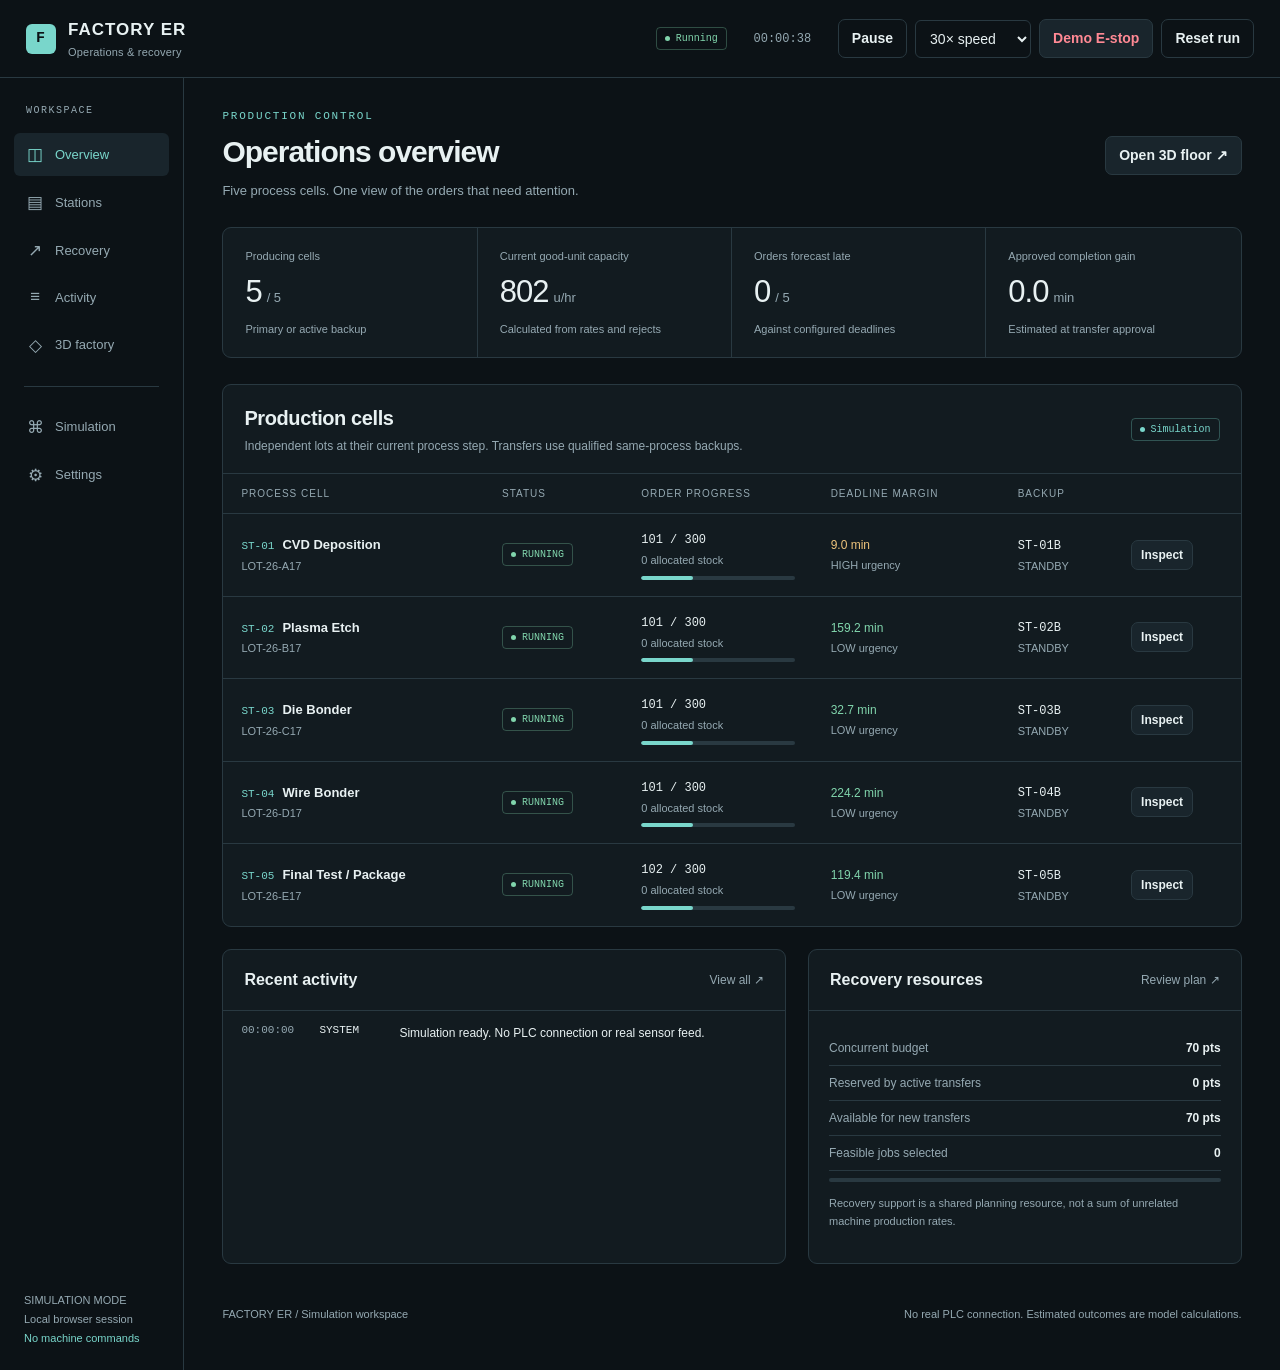
<file: index.html>
<!doctype html>
<html lang="en"><head><meta charset="utf-8"><meta name="viewport" content="width=device-width,initial-scale=1"><meta name="description" content="Factory ER production triage and recovery simulator"><title>Factory ER — Operations</title><link rel="icon" href="data:,"><link rel="stylesheet" href="assets/styles.css"></head>
<body data-page="dashboard"><header class="app-header" id="appHeader"></header><div class="shell"><nav class="sidebar" id="navigation" aria-label="Workspace"></nav><main class="main" id="mainContent">
<div id="attention" class="banner" hidden></div>
<section class="view" id="view-overview" aria-labelledby="heading-overview"><div class="page-heading"><div><div class="eyebrow">Production control</div><h1 id="heading-overview" tabindex="-1">Operations overview</h1><p>Five process cells. One view of the orders that need attention.</p></div><a class="button" href="3d-factory.html">Open 3D floor ↗</a></div><div id="overviewMetrics" class="kpi-grid"></div><div class="panel"><div class="panel-head"><div><h2>Production cells</h2><p>Independent lots at their current process step. Transfers use qualified same-process backups.</p></div><span class="chip cyan">Simulation</span></div><div id="overviewTable" class="table-wrap"></div></div><div class="split"><div class="panel"><div class="panel-head"><h3>Recent activity</h3><a class="small" href="#activity">View all ↗</a></div><div id="recentActivity"></div></div><div class="panel"><div class="panel-head"><h3>Recovery resources</h3><a class="small" href="#recovery">Review plan ↗</a></div><div class="panel-body" id="resourceSummary"></div></div></div></section>
<section class="view" id="view-stations" hidden><div class="page-heading"><div><div class="eyebrow">Local response</div><h1 id="heading-stations" tabindex="-1">Stations</h1><p>Order progress, process signals and the reason behind each Tier 1 action.</p></div></div><div id="stationGrid" class="station-grid"></div></section>
<section class="view" id="view-recovery" hidden><div class="page-heading"><div><div class="eyebrow">Tier 2 / Decision support</div><h1 id="heading-recovery" tabindex="-1">Recovery planning</h1><p>Compare repair and transfer, then allocate limited recovery support to feasible jobs.</p></div><a class="button" href="#simulation">Edit model inputs</a></div><div class="panel"><div class="panel-head"><h2>Shared recovery budget</h2><span class="chip cyan">Exact knapsack</span></div><div class="panel-body" id="optimizerSummary"></div><div class="table-wrap" id="optimizerTable"></div></div><div id="recoveryCards"></div></section>
<section class="view" id="view-activity" hidden><div class="page-heading"><div><div class="eyebrow">Audit trail</div><h1 id="heading-activity" tabindex="-1">Activity</h1><p>Simulated events, operator decisions and production milestones.</p></div><button data-action="clearlog">Clear log</button></div><div class="panel" id="activityLog"></div></section>
<section class="view" id="view-simulation" hidden><div class="page-heading"><div><div class="eyebrow">Scenario laboratory</div><h1 id="heading-simulation" tabindex="-1">Simulation inputs</h1><p>Change the order and capacity assumptions. Preview calculations before restarting the run.</p></div><span class="chip cyan" id="draftStatus">Saved configuration</span></div>
<div class="panel"><div class="panel-head"><div><h3>Run a scenario</h3><p>Inject into the current run, or load a preset to start a new run.</p></div></div><div class="panel-body"><div class="inline-actions"><label class="field">Station<select id="injectStation"></select></label><label class="field">Event<select id="eventKind"><option value="equipment">Equipment fault · high impact</option><option value="quality">Vision reject spike · low impact</option><option value="trend">Minor deviation · low impact</option></select></label><button class="primary" id="injectBtn">Inject event</button><button id="randomFaultBtn">Random available station</button></div><div class="scenario-row"><button class="tiny" data-preset="urgent-stop">Urgent stop</button><button class="tiny" data-preset="urgent-quality">Urgent quality</button><button class="tiny" data-preset="queue">Queue technician</button><button class="tiny" data-preset="trend">Log a trend</button><button class="tiny" data-preset="competing">Competing recoveries</button></div><p class="subtle-note">Presets restart all orders and set deadlines that produce the selected case. Urgency is always calculated, never randomly assigned.</p></div></div>
<div class="editor-layout"><form id="simulationForm" class="panel" novalidate><div class="panel-head"><h2>Model configuration</h2><span class="small">Persists in this browser</span></div><div class="panel-body"><div class="field-grid"><label class="field">Recovery capacity (points)<input name="capacity" type="number" min="0" max="1000" step="1" required><small>Concurrent support budget for transferred lots.</small></label><label class="field">Urgency margin (minutes)<input name="urgencyMargin" type="number" min="0" max="1440" required><small>High urgency when finish slack is at or below this.</small></label><label class="field check"><input name="autoDetect" type="checkbox">Detect threshold crossings</label></div><div class="editor-tabs" id="editorTabs" aria-label="Configure station"></div><div id="stationFields"></div><div id="formErrors" class="banner error" role="alert" hidden></div><div class="form-actions"><button type="button" id="restoreDefaults" class="quiet">Load default inputs</button><button type="submit" class="primary">Apply inputs & restart</button></div><p class="subtle-note">Applying inputs clears all faults, transfers and run progress, then starts from your completed quantities. Unsaved edits do not change the active simulation.</p></div></form><aside class="forecast panel"><div class="panel-head"><h3>Calculation preview</h3></div><div class="panel-body" id="calculationPreview"></div></aside></div></section>
<section class="view" id="view-settings" hidden><div class="page-heading"><div><div class="eyebrow">Preferences & model</div><h1 id="heading-settings" tabindex="-1">Settings</h1><p>Appearance preferences stay in this browser.</p></div></div><div class="settings-grid"><div class="panel"><div class="panel-head"><h3>Display</h3></div><div class="panel-body"><label class="field">Dashboard theme<select id="themeSelect"><option value="aqua">Aqua Command</option><option value="cyber">Cyber Violet</option><option value="matrix">Matrix Green</option><option value="signal">Signal White + Red</option><option value="foundry">Amber Foundry</option><option value="blueprint">Blueprint Blue</option><option value="night">Night Shift</option><option value="graphite">Graphite Lime</option><option value="orchid">Orchid Circuit</option></select></label><label class="field section-gap">Detail level<select id="detailSelect"><option value="complete">Complete</option><option value="simple">Simple</option></select></label></div></div><div class="panel"><div class="panel-head"><h3>What this model does</h3></div><div class="panel-body stack"><p>Tier 1 follows the urgency × impact policy. Tier 2 uses the reference's branch-and-bound knapsack method to allocate recovery support.</p><p>This is a deterministic simulator, not a trained AI model or an OR-Tools runtime. Signals are generated; operator actions issue no physical PLC commands.</p><p>Both pages share state in the same browser and origin. Different devices run independent simulations. Runtime advances while a page is open.</p></div></div></div></section>
<footer class="footnote"><span>FACTORY ER / Simulation workspace</span><span>No real PLC connection. Estimated outcomes are model calculations.</span></footer></main></div>
<dialog id="inspectDialog"><header><div><div class="eyebrow" id="inspectCode"></div><h2 id="inspectTitle"></h2></div><button id="closeInspect" aria-label="Close station details">Close</button></header><div class="dialog-body" id="inspectBody"></div></dialog>
<div id="toast" role="status" hidden></div><script src="assets/engine.js"></script><script src="assets/store.js"></script><script src="assets/common.js"></script><script src="assets/dashboard.js"></script></body></html>
</file>
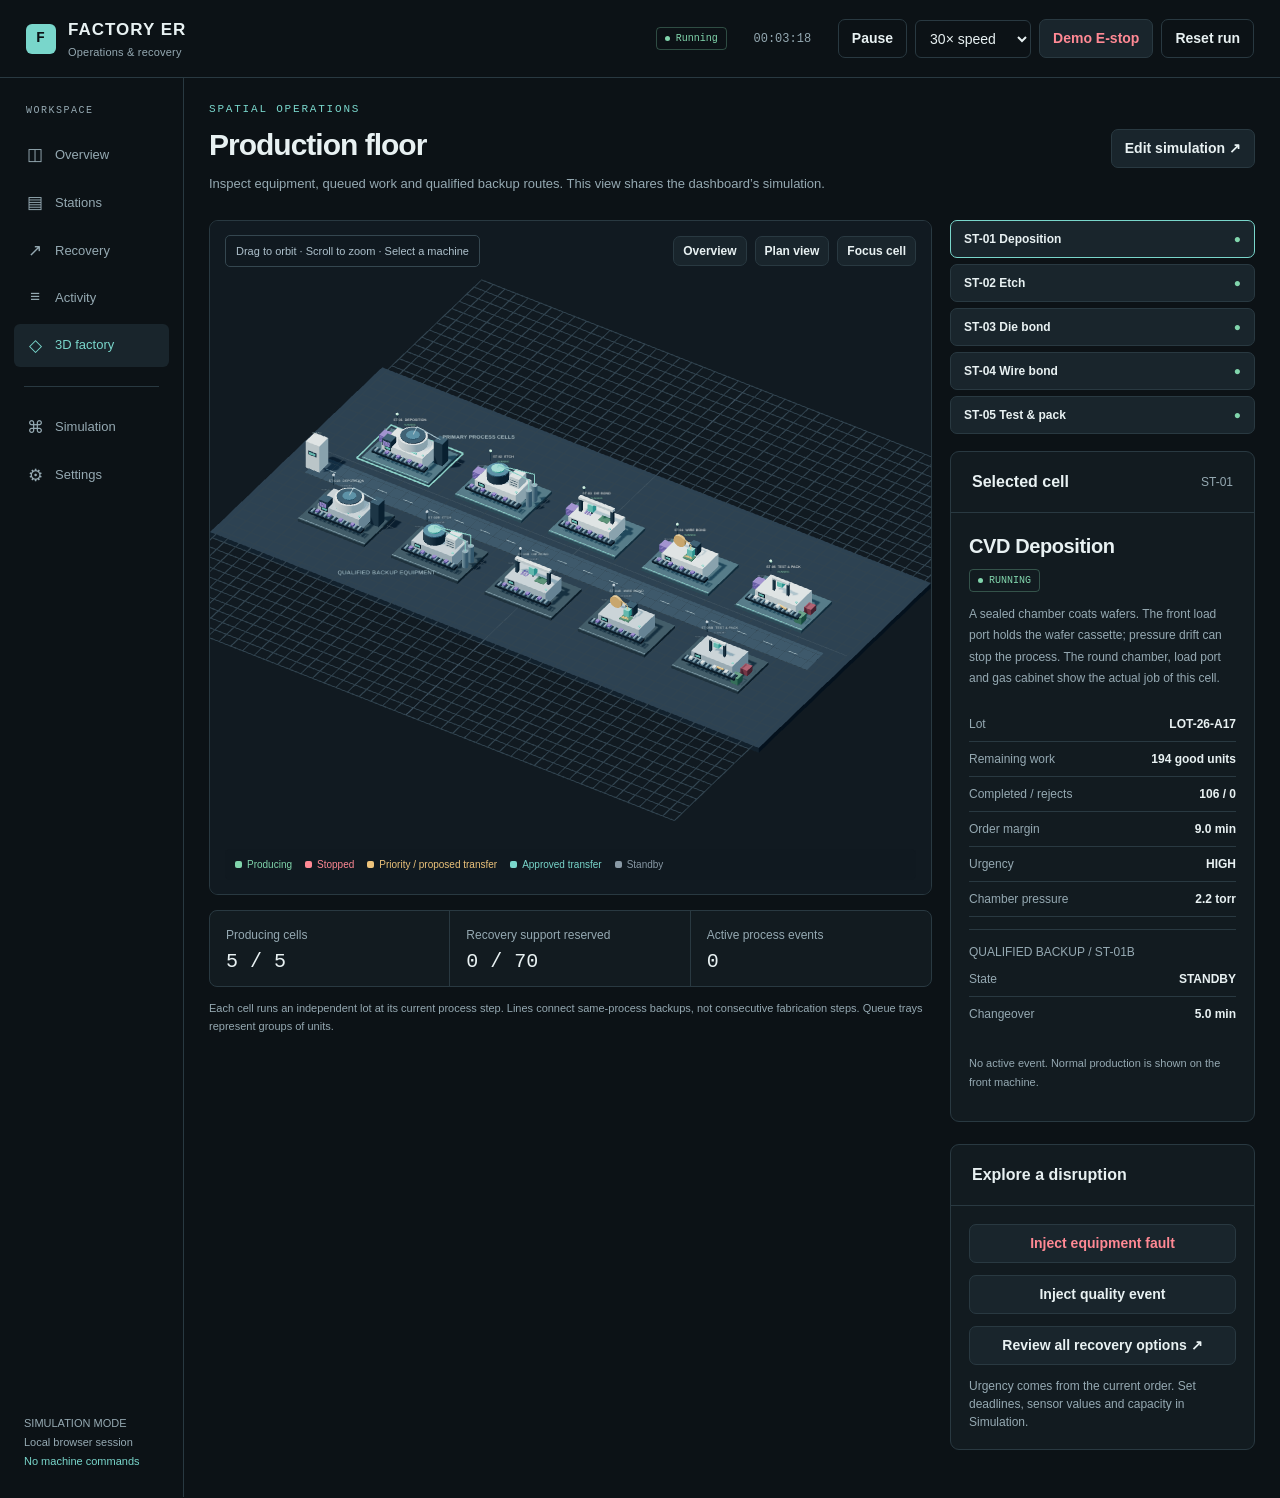
<file: 3d-factory.html>
<!doctype html>
<html lang="en"><head><meta charset="utf-8"><meta name="viewport" content="width=device-width,initial-scale=1"><title>Factory ER — 3D Production Floor</title><link rel="icon" href="data:,"><link rel="stylesheet" href="assets/styles.css"><script type="importmap">{"imports":{"three":"./assets/vendor/three.module.js"}}</script></head>
<body data-page="factory"><header class="app-header" id="appHeader"></header><div class="shell"><nav class="sidebar" id="navigation" aria-label="Workspace"></nav><main class="main factory-main"><div class="page-heading"><div><div class="eyebrow">Spatial operations</div><h1>Production floor</h1><p>Inspect equipment, queued work and qualified backup routes. This view shares the dashboard’s simulation.</p></div><a class="button" href="index.html#simulation">Edit simulation ↗</a></div><div class="factory-layout"><div><div class="world-wrap" id="worldWrap"><canvas id="factory-canvas" aria-label="Interactive 3D production floor with five primary machines and their same-process backups"></canvas><div class="world-toolbar"><div class="hint">Drag to orbit · Scroll to zoom · Select a machine</div><div class="inline-actions"><button class="tiny" id="overviewCamera">Overview</button><button class="tiny" id="topCamera">Plan view</button><button class="tiny" id="focusCamera">Focus cell</button></div></div><div class="world-legend"><span style="color:#81d5ac">Producing</span><span style="color:#ff8994">Stopped</span><span style="color:#edc37b">Priority / proposed transfer</span><span style="color:#79d6cb">Approved transfer</span><span style="color:#8999a5">Standby</span></div><div class="scene-error" id="sceneMessage"><strong>Loading production floor…</strong><p>Preparing local 3D equipment models.</p></div></div><div class="world-summary" id="worldSummary"></div><p class="subtle-note">Each cell runs an independent lot at its current process step. Lines connect same-process backups, not consecutive fabrication steps. Queue trays represent groups of units.</p></div><aside class="factory-inspector"><div><div class="cell-selector" id="cellSelector" aria-label="Select a production cell"></div><div class="panel"><div class="panel-head"><h3>Selected cell</h3><span class="small" id="selectedCode"></span></div><div class="panel-body" id="cellDetails"></div></div></div><div class="panel"><div class="panel-head"><h3>Explore a disruption</h3></div><div class="panel-body stack"><button id="floorInject" class="danger">Inject equipment fault</button><button id="floorQuality">Inject quality event</button><a href="index.html#recovery" class="button">Review all recovery options ↗</a><p class="small">Urgency comes from the current order. Set deadlines, sensor values and capacity in Simulation.</p></div></div></aside></div></main></div><div id="toast" role="status" hidden></div>
<script src="assets/engine.js"></script><script src="assets/store.js"></script><script src="assets/common.js"></script><script src="assets/floor-ui.js"></script><script type="module">import('./assets/factory3d.js').catch(error=>{document.getElementById('sceneMessage').hidden=false;document.getElementById('sceneMessage').innerHTML='<strong>3D renderer unavailable</strong><p>Use an HTTP server to open this folder and a browser with WebGL enabled. The station controls and shared simulation still work.</p>';console.error(error);});</script></body></html>
</file>
<file: assets/styles.css>
@charset "UTF-8";
:root{color-scheme:dark;--bg:#0c1216;--panel:#121b20;--panel2:#19252c;--line:#293941;--text:#e8f1f2;--muted:#95a9b2;--accent:#79d6cb;--green:#81d5ac;--red:#ff8994;--amber:#edc37b;--blue:#85b8ee;--shadow:0 16px 45px #0003;--mono:Consolas,'SFMono-Regular',monospace;--sans:Inter,'Segoe UI',Arial,sans-serif}
*{box-sizing:border-box}body{margin:0;background:var(--bg);color:var(--text);font:14px/1.5 var(--sans)}a{color:inherit;text-decoration:none}button,input,select{font:inherit}button,a,input,select,summary{-webkit-tap-highlight-color:transparent}button,.button,select{cursor:pointer}button,.button{display:inline-flex;align-items:center;justify-content:center;gap:7px;border:1px solid var(--line);border-radius:7px;color:var(--text);background:var(--panel2);padding:8px 13px;min-height:38px;font-weight:600}button:hover,.button:hover{border-color:var(--accent);background:color-mix(in srgb,var(--accent) 9%,var(--panel2))}button:disabled{opacity:.45;cursor:not-allowed}button:focus-visible,a:focus-visible,input:focus-visible,select:focus-visible,summary:focus-visible{outline:2px solid var(--accent);outline-offset:3px}.primary{background:var(--accent);border-color:var(--accent);color:var(--bg)}.primary:hover{background:color-mix(in srgb,var(--accent) 80%,white);color:var(--bg)}.danger{color:var(--red)}.quiet{background:transparent}.tiny{font-size:12px;padding:5px 9px;min-height:30px}input,select{background:var(--bg);border:1px solid var(--line);border-radius:6px;color:var(--text);padding:9px 10px;min-width:0;max-width:100%}input[type=checkbox]{accent-color:var(--accent);width:17px;height:17px}h1,h2,h3,h4,p{margin:0}h1{font-size:30px;font-weight:600;letter-spacing:-1px}h2{font-size:20px;letter-spacing:-.4px;font-weight:600}h3{font-size:16px;font-weight:600}p{color:var(--muted)}small,.small{font-size:12px;color:var(--muted)}strong{font-weight:600}.mono{font-family:var(--mono)}.muted{color:var(--muted)}.eyebrow{color:var(--accent);text-transform:uppercase;letter-spacing:1.8px;font:11px var(--mono);margin-bottom:7px}.sr-only{position:absolute;width:1px;height:1px;overflow:hidden;clip:rect(0,0,0,0)}[hidden]{display:none!important}
.app-header{display:flex;justify-content:space-between;align-items:center;gap:16px;padding:17px 26px;border-bottom:1px solid var(--line);background:var(--bg);position:relative;z-index:3}.brand{display:flex;align-items:center;gap:12px;font-size:17px;font-weight:700;letter-spacing:1px}.brand-mark{width:30px;height:30px;display:grid;place-items:center;color:var(--bg);background:var(--accent);font:700 15px var(--mono);border-radius:6px}.brand-sub{font-size:11px;letter-spacing:.2px;color:var(--muted);font-weight:400;margin-top:1px}.header-actions{display:flex;align-items:center;gap:8px;flex-wrap:wrap}.clock{color:var(--muted);font:12px var(--mono);min-width:95px;text-align:center}.shell{display:grid;grid-template-columns:184px minmax(0,1fr);min-height:calc(100vh - 79px)}.sidebar{border-right:1px solid var(--line);padding:27px 14px;display:flex;flex-direction:column;gap:5px;background:var(--bg)}.nav-caption{font:10px var(--mono);color:var(--muted);letter-spacing:1.5px;padding:0 12px 12px}.nav-link{display:flex;align-items:center;gap:11px;padding:11px 12px;border-radius:6px;color:var(--muted);font-size:13px}.nav-link .nav-icon{width:18px;text-align:center;font:17px var(--mono)}.nav-link.active{background:var(--panel2);color:var(--accent)}.nav-link:hover{color:var(--text)}.nav-divider{height:1px;background:var(--line);margin:14px 10px}.sidebar-note{margin-top:auto;padding:28px 10px 0;font-size:11px;line-height:1.7;color:var(--muted)}.main{padding:32px clamp(18px,3vw,44px);min-width:0;max-width:1660px;width:100%;margin:auto}.page-heading{display:flex;align-items:center;justify-content:space-between;gap:16px;margin-bottom:26px}.page-heading p{margin-top:7px;max-width:670px;font-size:13px}.view{animation:appear .15s ease-out}.chip{display:inline-flex;align-items:center;gap:6px;padding:3px 8px;border:1px solid color-mix(in srgb,currentColor 30%,transparent);border-radius:4px;font:10px/1.5 var(--mono);white-space:nowrap}.chip::before{content:'';width:5px;height:5px;background:currentColor;border-radius:50%}.green{color:var(--green)}.red{color:var(--red)}.amber{color:var(--amber)}.blue{color:var(--blue)}.cyan{color:var(--accent)}.banner{padding:12px 15px;background:color-mix(in srgb,var(--amber) 7%,var(--panel));border:1px solid color-mix(in srgb,var(--amber) 35%,var(--line));border-radius:7px;display:flex;align-items:center;justify-content:space-between;gap:12px;margin-bottom:22px;font-size:13px}.banner.error{color:var(--red);border-color:var(--red)}.kpi-grid{display:grid;grid-template-columns:repeat(4,minmax(0,1fr));border:1px solid var(--line);background:var(--panel);border-radius:9px;margin-bottom:26px;overflow:hidden}.kpi{padding:20px 22px;border-right:1px solid var(--line)}.kpi:last-child{border-right:0}.kpi label{display:block;color:var(--muted);font-size:11px}.kpi .value{font-size:31px;letter-spacing:-1px;margin:5px 0}.kpi .unit{font-size:13px;letter-spacing:0;color:var(--muted);margin-left:5px}.kpi .foot{font-size:11px;color:var(--muted)}.panel{border:1px solid var(--line);background:var(--panel);border-radius:9px;overflow:hidden;margin-bottom:22px}.panel-head{display:flex;align-items:center;justify-content:space-between;gap:12px;padding:18px 21px;border-bottom:1px solid var(--line)}.panel-body{padding:20px}.panel-head p{font-size:12px;margin-top:4px}.table-wrap{overflow:auto}table{width:100%;border-collapse:collapse;font-size:12px;text-align:left}th{font-weight:500;font-size:10px;color:var(--muted);text-transform:uppercase;letter-spacing:1px;padding:12px 18px;white-space:nowrap;border-bottom:1px solid var(--line)}td{padding:16px 18px;border-bottom:1px solid var(--line);vertical-align:middle}tr:last-child td{border-bottom:0}td .sub{display:block;font-size:11px;color:var(--muted);margin-top:3px}.station-name{font-size:13px;font-weight:600}.station-code{font:11px var(--mono);color:var(--accent);margin-right:8px}.progress{height:4px;background:var(--line);border-radius:3px;overflow:hidden;margin-top:7px}.progress span{display:block;height:100%;background:var(--accent);border-radius:3px}.split{display:grid;grid-template-columns:1.3fr 1fr;gap:22px}.empty{padding:35px 24px;text-align:center;color:var(--muted)}.empty h3{color:var(--text);margin-bottom:8px}.subtle-note{font-size:11px;line-height:1.7;color:var(--muted);padding:12px 0}.event-row{display:grid;grid-template-columns:66px 68px 1fr;gap:12px;padding:13px 18px;border-bottom:1px solid var(--line);font-size:12px}.event-row:last-child{border:0}.event-row time{color:var(--muted);font:11px var(--mono)}.event-row .event-code{font:11px var(--mono)}.stack{display:grid;gap:12px}.inline-actions{display:flex;align-items:center;gap:8px;flex-wrap:wrap}.section-gap{margin-top:24px}.station-grid{display:grid;grid-template-columns:repeat(auto-fit,minmax(310px,1fr));gap:18px}.station-card{padding:21px;border:1px solid var(--line);border-radius:9px;background:var(--panel)}.station-card header{display:flex;justify-content:space-between;gap:10px;margin-bottom:17px}.station-card h3{margin-top:5px}.station-card .metrics{display:grid;grid-template-columns:1fr 1fr;gap:14px;margin:16px 0}.kv{display:flex;justify-content:space-between;gap:16px;padding:8px 0;border-bottom:1px solid var(--line);font-size:12px}.kv:last-child{border:0}.kv span:first-child{color:var(--muted)}.trace{display:block;width:100%;height:62px;background:var(--bg);border-radius:5px}.trace-label{font-size:10px;color:var(--muted);display:flex;justify-content:space-between;margin:6px 0 12px}.recovery-card{padding:22px;border:1px solid var(--line);border-radius:9px;background:var(--panel);margin-bottom:16px}.recovery-top{display:flex;justify-content:space-between;gap:12px}.recovery-card p{margin:12px 0;font-size:13px}.route-comparison{display:grid;grid-template-columns:1fr 1fr;gap:1px;background:var(--line);border:1px solid var(--line);border-radius:6px;overflow:hidden;margin:15px 0}.route-comparison>div{padding:14px;background:var(--bg)}.route-comparison strong{font:20px var(--mono);display:block;margin-top:6px}.formula{font:11px/1.8 var(--mono);color:var(--muted);background:var(--bg);border:1px solid var(--line);padding:12px 15px;border-radius:6px}.notice{font-size:12px;color:var(--muted);line-height:1.7;border-left:2px solid var(--accent);padding:4px 0 4px 12px}.field-grid{display:grid;grid-template-columns:repeat(3,minmax(0,1fr));gap:16px}.field{display:flex;flex-direction:column;gap:6px;font-size:12px;color:var(--muted)}.field input,.field select{width:100%;color:var(--text)}.field small{font-size:10px;line-height:1.5}.field.check{flex-direction:row;align-items:center;align-self:end;min-height:40px}.form-section{margin-top:22px;padding-top:18px;border-top:1px solid var(--line)}.form-section h3{margin-bottom:15px}.editor-tabs{display:flex;gap:5px;margin:18px 0;flex-wrap:wrap}.editor-tabs button.active{border-color:var(--accent);color:var(--accent)}.editor-layout{display:grid;grid-template-columns:minmax(0,1fr) 270px;gap:22px;align-items:start}.forecast{position:sticky;top:16px}.forecast .big{font-size:30px;letter-spacing:-1px;margin:10px 0}.form-actions{display:flex;justify-content:space-between;gap:12px;flex-wrap:wrap;margin-top:22px;padding-top:17px;border-top:1px solid var(--line)}.scenario-row{display:flex;gap:8px;flex-wrap:wrap;margin-top:14px}.settings-grid{display:grid;grid-template-columns:1fr 1fr;gap:20px}details>summary{cursor:pointer;padding:10px 0;color:var(--muted);font-size:12px}#toast{position:fixed;bottom:24px;left:50%;transform:translateX(-50%);max-width:min(600px,90vw);background:var(--panel2);border:1px solid var(--accent);border-radius:8px;padding:12px 18px;z-index:100;box-shadow:var(--shadow);font-size:13px}dialog{border:1px solid var(--line);border-radius:12px;background:var(--panel);color:var(--text);width:min(760px,calc(100vw - 28px));max-height:90vh;padding:0;box-shadow:var(--shadow)}dialog::backdrop{background:#0009;backdrop-filter:blur(4px)}dialog header{display:flex;justify-content:space-between;align-items:center;padding:20px;border-bottom:1px solid var(--line)}dialog .dialog-body{padding:22px}body[data-detail=simple] .advanced-detail{display:none}.theme-swatches{display:flex;flex-wrap:wrap;gap:8px;margin-top:16px}.theme-swatches button{width:38px;height:38px;border:2px solid transparent}.theme-swatches button[aria-pressed=true]{border-color:var(--text)}.footnote{padding:20px 0;color:var(--muted);font-size:11px;display:flex;justify-content:space-between;gap:12px;flex-wrap:wrap}
/* Shared 3D workspace */
.factory-main{padding:25px;max-width:none}.factory-layout{display:grid;grid-template-columns:minmax(0,1fr) 305px;gap:18px;align-items:start}.world-wrap{background:#111a21;border:1px solid var(--line);border-radius:9px;position:relative;overflow:hidden;min-height:620px;height:calc(100vh - 225px)}#factory-canvas{display:block;width:100%;height:100%;touch-action:none}.world-toolbar{position:absolute;top:14px;left:15px;right:15px;display:flex;justify-content:space-between;gap:8px;flex-wrap:wrap;pointer-events:none}.world-toolbar>*{pointer-events:auto}.world-toolbar .hint{background:#111a21de;border:1px solid #354750;border-radius:5px;padding:7px 10px;font-size:11px;color:#aec1cc}.world-legend{position:absolute;bottom:14px;left:15px;right:15px;display:flex;gap:13px;flex-wrap:wrap;color:#b7c9d0;font-size:10px;background:#111a21df;padding:8px 10px;border-radius:5px;pointer-events:none}.world-legend span::before{content:'';display:inline-block;width:7px;height:7px;border-radius:2px;background:currentColor;margin-right:5px}.factory-inspector .panel-body{padding:18px}.cell-selector{display:grid;gap:6px;margin-bottom:17px}.cell-selector button{justify-content:space-between;text-align:left;font-size:12px}.cell-selector button.active{border-color:var(--accent)}.factory-inspector h2{font-size:20px}.world-summary{display:grid;grid-template-columns:repeat(3,1fr);border:1px solid var(--line);border-radius:8px;background:var(--panel);margin-top:15px}.world-summary>div{padding:13px 16px;border-right:1px solid var(--line)}.world-summary>div:last-child{border:0}.world-summary strong{display:block;font:20px var(--mono);margin-top:5px}.scene-error{position:absolute;inset:80px 20px auto;background:#19252c;color:#e8f1f2;padding:24px;border:1px solid #465760;border-radius:8px;line-height:1.8}.scene-error p{margin:10px 0}.factory-inspector .inline-actions button{flex:1}.model-description{font-size:12px;line-height:1.8;margin:12px 0 17px}.backup-line{padding:11px 0;border-top:1px solid var(--line);margin-top:12px}.scene-status{font:11px var(--mono);margin-top:8px;color:var(--muted)}
body[data-theme=cyber]{--bg:#11101b;--panel:#1a1829;--panel2:#24213b;--line:#3a3455;--accent:#c3b1ff;--muted:#b0a7c4}body[data-theme=matrix]{--bg:#0b140f;--panel:#111e16;--panel2:#182b1e;--line:#2c4734;--accent:#9be497;--muted:#a0b69f;--sans:Consolas,monospace}body[data-theme=signal]{color-scheme:light;--bg:#f3f5f5;--panel:#fff;--panel2:#e9eeee;--line:#cbd5d8;--text:#202f37;--muted:#536871;--accent:#087969;--green:#247044;--red:#b52d42;--amber:#895815;--blue:#245d99}body[data-theme=foundry]{--bg:#171310;--panel:#201a15;--panel2:#2a231c;--line:#483c2f;--accent:#e3bc7a;--muted:#b5a594}body[data-theme=blueprint]{--bg:#101c2c;--panel:#14253a;--panel2:#1c3049;--line:#354e6c;--accent:#9fccff;--muted:#9fb5d0}body[data-theme=night]{--bg:#10131d;--panel:#191e2e;--panel2:#22293d;--line:#38435d;--accent:#b5c7ff;--muted:#a8b2ce}body[data-theme=graphite]{--bg:#171a17;--panel:#20251e;--panel2:#2a3225;--line:#424c3a;--accent:#c2df8c;--muted:#acb5a3}body[data-theme=orchid]{--bg:#19131d;--panel:#241a2b;--panel2:#312439;--line:#4c3657;--accent:#deb0df;--muted:#bea7c6}
@keyframes appear{from{opacity:.5;transform:translateY(3px)}to{opacity:1;transform:none}}@media(prefers-reduced-motion:reduce){*,*::before,*::after{animation:none!important;scroll-behavior:auto!important}}
@media(min-width:1700px){.world-wrap{min-height:760px}}@media(max-width:1150px){.shell{grid-template-columns:150px minmax(0,1fr)}.sidebar{padding:25px 8px}.main{padding:24px 20px}.factory-layout{grid-template-columns:minmax(0,1fr) 265px}.world-wrap{min-height:580px}.field-grid{grid-template-columns:repeat(2,minmax(0,1fr))}.editor-layout{grid-template-columns:minmax(0,1fr) 230px}.kpi{padding:17px 15px}.kpi .value{font-size:27px}.clock{display:none}.header-actions{gap:5px}.app-header{padding:14px 18px}.split{grid-template-columns:1fr}}
@media(max-width:850px){.shell{display:block}.sidebar{flex-direction:row;flex-wrap:wrap;border-right:0;border-bottom:1px solid var(--line);padding:9px 12px;gap:3px}.nav-caption,.nav-divider,.sidebar-note{display:none}.nav-link{padding:7px 10px;font-size:12px}.nav-icon{display:none}.app-header{flex-wrap:wrap}.factory-layout{grid-template-columns:1fr}.world-wrap{height:580px;min-height:0}.factory-inspector{display:grid;grid-template-columns:1fr 1fr;gap:15px}.factory-inspector>.panel{margin:0}.factory-inspector .cell-selector{margin:0}.editor-layout{grid-template-columns:1fr}.forecast{position:static}.page-heading h1{font-size:26px}.kpi-grid{grid-template-columns:1fr 1fr}.kpi:nth-child(2){border-right:0}.kpi:nth-child(-n+2){border-bottom:1px solid var(--line)}.settings-grid{grid-template-columns:1fr}}
@media(max-width:500px){.main{padding:22px 14px}.brand{font-size:15px}.header-actions{width:100%;justify-content:space-between}.header-actions button,.header-actions select{font-size:11px;padding:7px 9px}.header-actions .header-state{display:none}.page-heading{align-items:flex-start}.page-heading .button{padding:8px;font-size:11px}.page-heading p{font-size:12px}.field-grid{grid-template-columns:1fr 1fr;gap:14px 10px}.field{font-size:11px}.station-grid{grid-template-columns:1fr}.panel-head,.panel-body{padding:16px}.world-wrap{height:420px}.factory-inspector{display:block}.factory-inspector>.panel{margin-bottom:15px}.world-toolbar .hint{font-size:9px}.world-summary>div{padding:11px 9px}.world-summary strong{font-size:16px}.world-summary small{font-size:9px}.event-row{grid-template-columns:52px 49px 1fr;gap:8px;padding:12px;font-size:11px}.banner{align-items:flex-start}.route-comparison strong{font-size:17px}.kpi .value{font-size:26px}h1{font-size:25px}}
</file>
